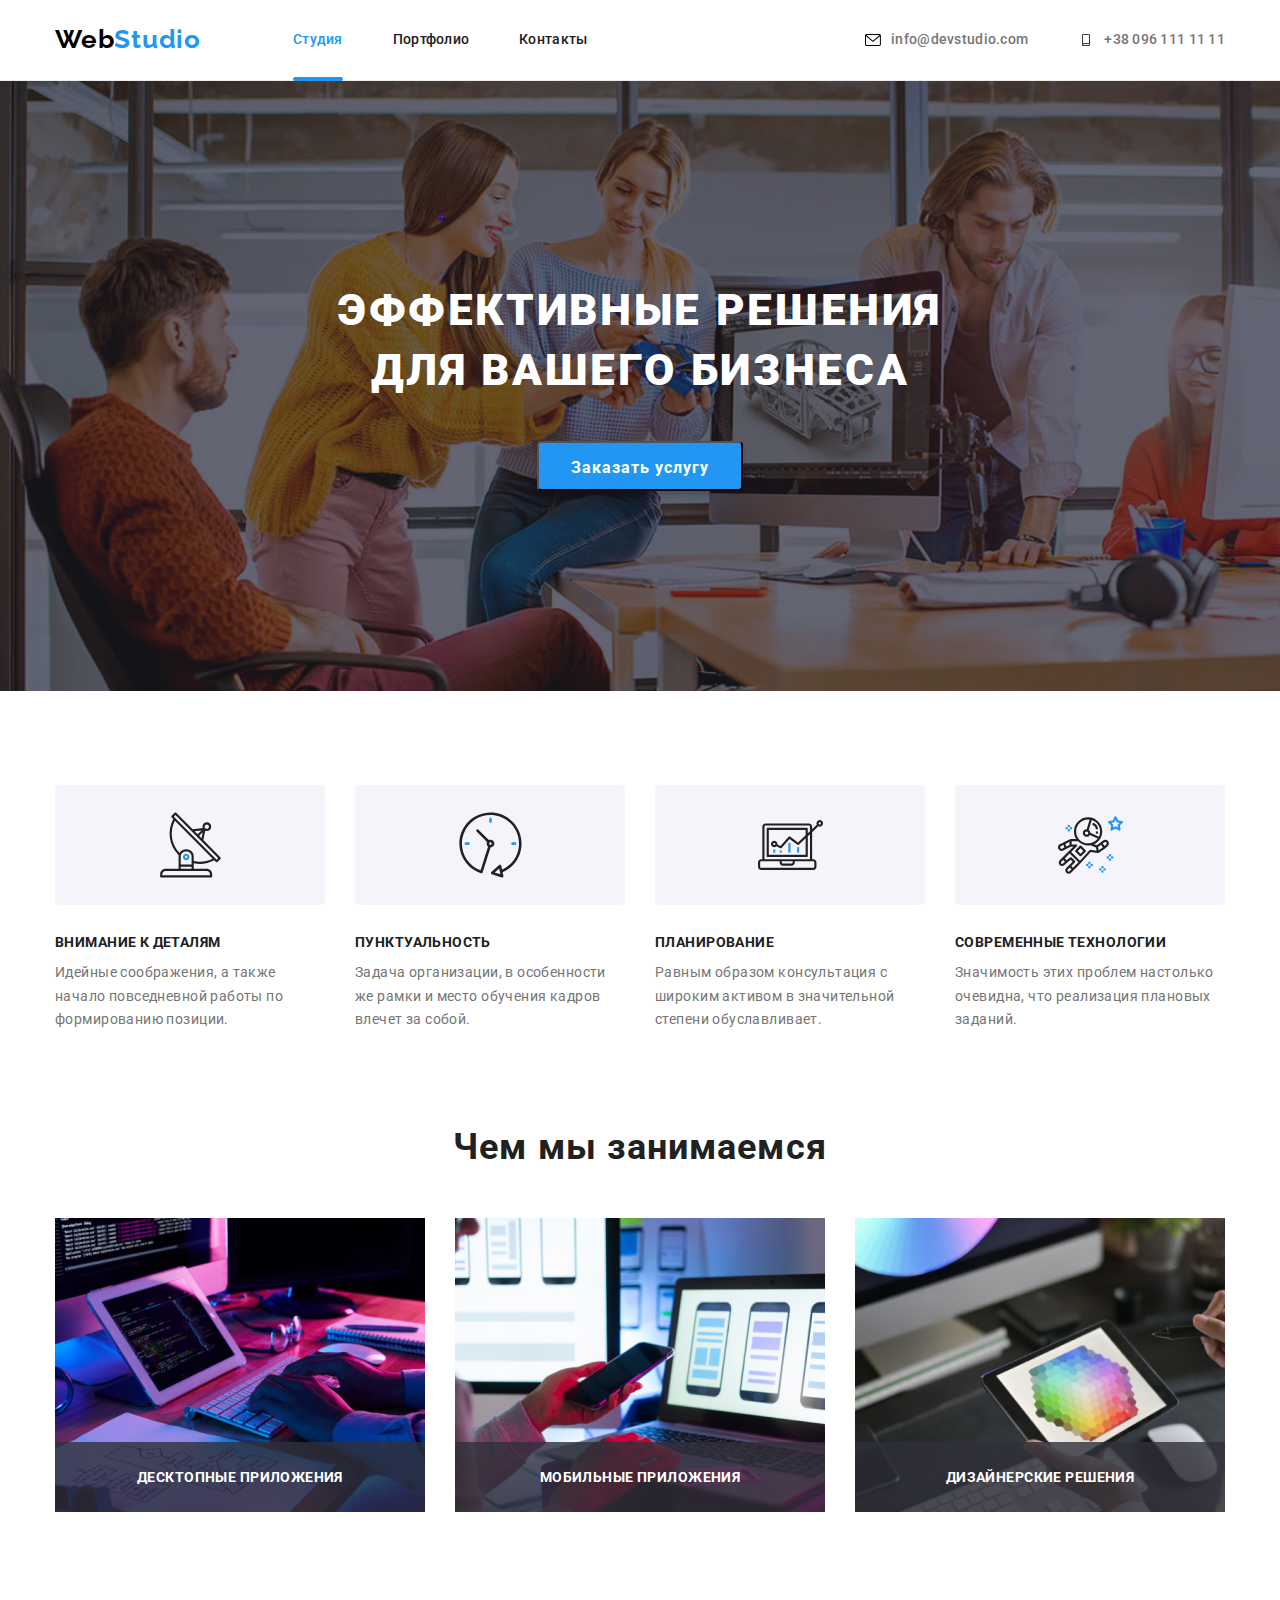
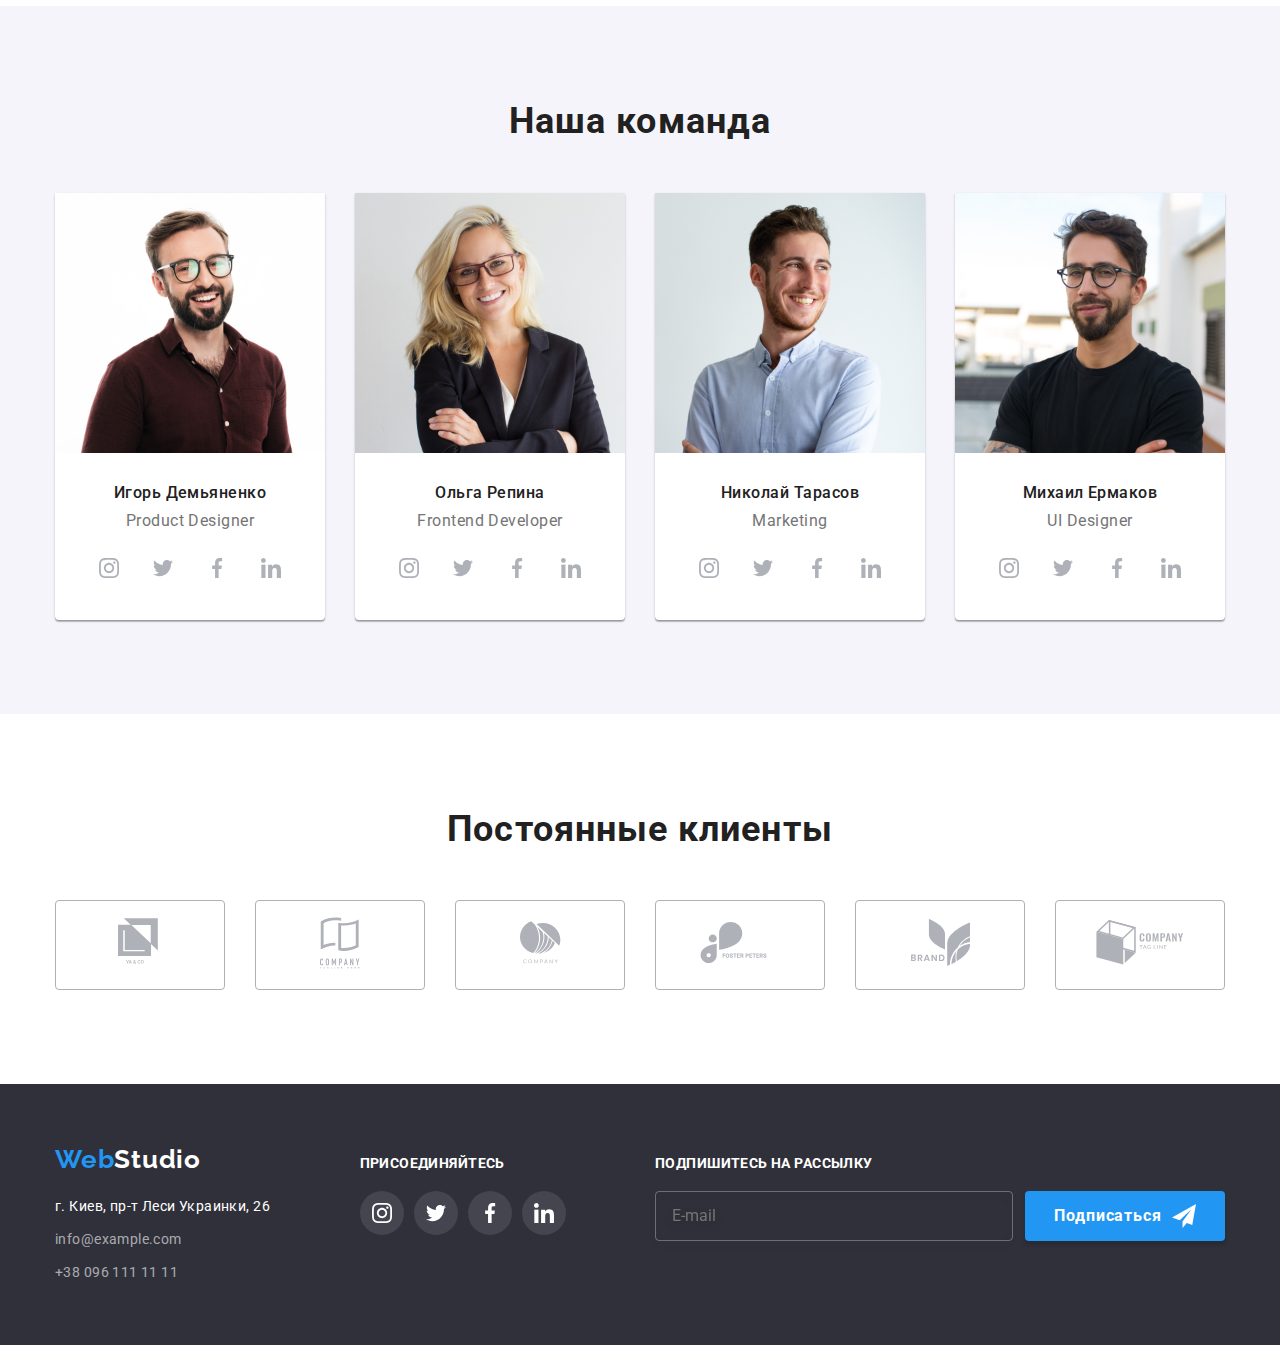
<file: index.html>
<!DOCTYPE html>
<html lang="ru">

<head>
  <meta charset="UTF-8" />
  <meta name="viewport" content="width=device-width, initial-scale=1.0" />
  <title>Web Studio</title>
  <link href="https://fonts.googleapis.com/css2?family=Raleway:wght@700&family=Roboto:wght@400;500;700;900&display=swap"
    rel="stylesheet">
  <link rel="stylesheet" href="https://cdnjs.cloudflare.com/ajax/libs/modern-normalize/1.0.0/modern-normalize.min.css">
  <link rel="stylesheet" href="css/main.min.css">
</head>

<body>

  <!--Шапка сайта-->

  <header class="header">
    <div class="container">
      <div class="header__container">
        <a class="header__webstudio" href="./index.html" aria-label="логотип">Web<span class="header__studio">Studio</span></a>

        <nav>
          <ul class="header__menu list">
            <li class="header__item"><a href="./index.html" class="header__special link">Студия</a></li>
            <li class="header__item"><a href="./portfolio.html" class="link">Портфолио</a></li>
            <li class="header__item"><a href="#Контакты" class="link">Контакты</a></li>
          </ul>
        </nav>

        <ul class="header__auth list">
          <li><a href="mailto:info@devstudio.com" class="header__auth-item header__auth-item_mail">
              <svg class="header__auth-icon" width="16px" height="12">
                <use href="./icons/sprite.svg#icon-envelope"></use>
              </svg>
              info@devstudio.com</a></li>
          <li><a href="tel:+380961111111" class="header__auth-item header__auth-item_phone">
              <svg class="header__auth-icon" width="16px" height="12">
                <use href="./icons/sprite.svg#icon-smartphone"></use>
              </svg>
              +38 096 111 11 11</a></li>
        </ul>
      </div>
    </div>
  </header>

<!-- 
  Модал
  <div data-modal class="backdrop is-hidden">
    <div class="modal">
      <button type="button" class="cls-btn" data-modal-close>
        <svg>
          <use href="./icons/sprite.svg#icon-zakaz"></use>
        </svg>
      </button>
    </div>
  </div>
   -->
  
  
  
  
  <!--Эффективные решения для вашего бизнеса-->

  
  
  
  
  <main>
    <section class="main">
      <h1 class="main__title">Эффективные решения <br /> для вашего бизнеса</h1>
      <button type="button" data-modal-open class="main__button">Заказать услугу</button>
    </section>


    <!--Список-->

    <section class="qualities">
      <div class="container">
        <ul class="qualities__list">
          <div class="qualities__list_div">
            <li class="qualities__list_item">
              <div class="qualities__svg">
                <svg class="qualities__icon" width="65px" height="70px">
                  <use href="./icons/sprite.svg#icon-antenna1"></use>
                </svg>
              </div>
              <h2 class="qualities__title">Внимание к деталям</h2>
              <p class="qualities__info">Идейные соображения, а также начало повседневной работы по формированию позиции.
              </p>
            </li>
          </div>
          <div class="qualities__list_div">
            <li class="qualities__list_item">
              <div class="qualities__svg">
                <svg class="qualities__icon" width="65px" height="70px">
                  <use href="./icons/sprite.svg#icon-clock1"></use>
                </svg>
              </div>
              <h3 class="qualities__title">Пунктуальность</h3>
              <p class="qualities__info">Задача организации, в особенности же рамки и место обучения кадров влечет за
                собой.</p>
            </li>
          </div>
          <div class="qualities__list_div">
            <li class="qualities__list_item">
              <div class="qualities__svg">
                <svg class="qualities__icon" width="65px" height="70px">
                  <use href="./icons/sprite.svg#icon-diagram1"></use>
                </svg>
              </div>
              <h3 class="qualities__title">Планирование</h3>
              <p class="qualities__info">Равным образом консультация с широким активом в значительной степени
                обуславливает.</p>
            </li>
          </div>
          <div class="qualities__list_div">
            <li class="qualities__list_item">
              <div class="qualities__svg">
                <svg class="qualities-icon" width="65px" height="70px">
                  <use href="./icons/sprite.svg#icon-astronaut1"></use>
                </svg>
              </div>
              <h3 class="qualities__title">Современные технологии</h3>
              <p class="qualities__info">Значимость этих проблем настолько очевидна, что реализация плановых заданий.</p>
            </li>
          </div>
        </ul>
      </div>
    </section>


    <!--Чем мы занимаемся-->

    <section class="addons">
      <div class="container">
        <h2 class="addons__title">Чем мы занимаемся</h2>
        <ul class="addons__list list">
          <li class="addons__item">
            <img src="./img/img1.png" alt="Photo" />
            <div class="addons__overlay">
              <h3 class="addons__overlay-title">Десктопные приложения</h3>
            </div>
          </li>
          <li class="addons__item"><img src="./img/img2.png" alt="Photo" />
            <div class="addons__overlay">
              <h3 class="addons__overlay-title">Мобильные приложения</h3>
            </div>
          </li>
          <li class="addons__item"><img src="./img/img3.png" alt="Photo" />
            <div class="addons__overlay">
              <h3 class="addons__overlay-title">Дизайнерские решения</h3>
            </div>
          </li>
        </ul>
      </div>
    </section>


    <!--Наша команда-->

    <section class="ourteam">
      <div class="container">
        <h2 class="ourteam__title-head">Наша команда</h2>
        <ul class="list">
          <li class="ourteam__list-item">
            <img class="img" src="./img/img4.jpg" alt="Photo" width="270" />
            <h3 class="ourteam__title-name">Игорь Демьяненко</h3>
            <p class="ourteam__info">Product Designer</p>
            <ul class="ourteam__social list">
              <li class="ourteam__social-item"><a href="" class="ourteam__social-link">
                  <svg class="ourteam__social-icon">
                    <use href="./icons/sprite.svg#icon-instagram2"></use>
                  </svg>
                </a>
              </li>
              <li class="ourteam__social-item"><a href="" class="ourteam__social-link">
                  <svg class="ourteam__social-icon">
                    <use href="./icons/sprite.svg#icon-twitter1"></use>
                  </svg>
                </a></li>
              <li class="ourteam__social-item"><a href="" class="ourteam__social-link">
                  <svg class="ourteam__social-icon">
                    <use href="./icons/sprite.svg#icon-facebook1"></use>
                  </svg>
                </a></li>
              <li class="ourteam__social-item"><a href="" class="ourteam__social-link">
                  <svg class="ourteam__social-icon">
                    <use href="./icons/sprite.svg#icon-linkedin1"></use>
                  </svg>
                </a></li>
            </ul>
          </li>
          <li class="ourteam__list-item">
            <img class="img" src="./img/img5.jpg" alt="Photo" width="270" />
            <h3 class="ourteam__title-name">Ольга Репина</h3>
            <p class="ourteam__info">Frontend Developer</p>
            <ul class="ourteam__social list">
              <li class="ourteam__social-item"><a href="" class="ourteam__social-link">
                  <svg class="ourteam__social-icon">
                    <use href="./icons/sprite.svg#icon-instagram2"></use>
                  </svg>
                </a></li>
              <li class="ourteam__social-item"><a href="" class="ourteam__social-link">
                  <svg class="ourteam__social-icon">
                    <use href="./icons/sprite.svg#icon-twitter1"></use>
                  </svg>
                </a></li>
              <li class="ourteam__social-item"><a href="" class="ourteam__social-link">
                  <svg class="ourteam__social-icon">
                    <use href="./icons/sprite.svg#icon-facebook1"></use>
                  </svg>
                </a></li>
              <li class="ourteam__social-item"><a href="" class="ourteam__social-link">
                  <svg class="ourteam__social-icon">
                    <use href="./icons/sprite.svg#icon-linkedin1"></use>
                  </svg>
                </a></li>
            </ul>
          </li>
          <li class="ourteam__list-item">
            <img class="img" src="./img/img6.jpg" alt="Photo" width="270" />
            <h3 class="ourteam__title-name">Николай Тарасов</h3>
            <p class="ourteam__info">Marketing</p>
            <ul class="ourteam__social list">
              <li class="ourteam__social-item"><a href="" class="ourteam__social-link">
                  <svg class="ourteam__social-icon">
                    <use href="./icons/sprite.svg#icon-instagram2"></use>
                  </svg>
                </a></li>
              <li class="ourteam__social-item"><a href="" class="ourteam__social-link">
                  <svg class="ourteam__social-icon">
                    <use href="./icons/sprite.svg#icon-twitter1"></use>
                  </svg>
                </a></li>
              <li class="ourteam__social-item"><a href="" class="ourteam__social-link">
                  <svg class="ourteam__social-icon">
                    <use href="./icons/sprite.svg#icon-facebook1"></use>
                  </svg>
                </a></li>
              <li class="ourteam__social-item"><a href="" class="ourteam__social-link">
                  <svg class="ourteam__social-icon">
                    <use href="./icons/sprite.svg#icon-linkedin1"></use>
                  </svg>
                </a></li>
            </ul>
          </li>
          <li class="ourteam__list-item">
            <img class="img" src="./img/img7.jpg" alt="Photo" width="270" />
            <h3 class="ourteam__title-name">Михаил Ермаков</h3>
            <p class="ourteam__info">UI Designer</p>
            <ul class="ourteam_social list">
              <li class="ourteam__social-item"><a href="" class="ourteam__social-link">
                  <svg class="ourteam__social-icon">
                    <use href="./icons/sprite.svg#icon-instagram2"></use>
                  </svg>
                </a></li>
              <li class="ourteam__social-item"><a href="" class="ourteam__social-link">
                  <svg class="ourteam__social-icon">
                    <use href="./icons/sprite.svg#icon-twitter1"></use>
                  </svg>
                </a></li>
              <li class="ourteam__social-item"><a href="" class="ourteam__social-link">
                  <svg class="ourteam__social-icon">
                    <use href="./icons/sprite.svg#icon-facebook1"></use>
                  </svg>
                </a></li>
              <li class="ourteam__social-item"><a href="" class="ourteam__social-link">
                  <svg class="ourteam__social-icon">
                    <use href="./icons/sprite.svg#icon-linkedin1"></use>
                  </svg>
                </a></li>
            </ul>
          </li>
        </ul>
      </div>
    </section>

    <!--Постоянные клиенты-->

    <section class="clients">
      <div class="container">
        <h2 class="clients-title">Постоянные клиенты</h2>
        <ul class="clients__list">
          <li class="clients__list-item">
            <a href="">
              <svg class="clients__list-icon" width="44px" height="49px">
                <use href="./icons/sprite.svg#icon-logo1"></use>
              </svg>
            </a>
          </li>
          <li class="clients__list-item">
            <a href="">
              <svg class="clients__list-icon" width="40px" height="52px">
                <use href="./icons/sprite.svg#icon-logo2"></use>
              </svg>
            </a>
          </li>
          <li class="clients__list-item">
            <a href="">
              <svg class="clients__list-icon" width="41px" height="43px">
                <use href="./icons/sprite.svg#icon-logo3"></use>
              </svg>
            </a>
          </li>
          <li class="clients__list-item">
            <a href="">
              <svg class="clients__list-icon" width="80px" height="42px">
                <use href="./icons/sprite.svg#icon-logo4"></use>
              </svg>
            </a>
          </li>
          <li class="clients__list-item">
            <a href="">
              <svg class="clients__list-icon" width="59px" height="47px">
                <use href="./icons/sprite.svg#icon-logo5"></use>
              </svg>
            </a>
          </li>
          <li class="clients__list-item">
            <a href="">
              <svg class="clients__list-icon" width="88px" height="45px">
                <use href="./icons/sprite.svg#icon-logo6"></use>
              </svg>
            </a>
          </li>
        </ul>
      </div>
    </section>
  </main>

  <!--Підвал-->

  <footer class="footer">
    <div class="footer__container container">

      <div class="contacts">
        <a href="./index.html" class="contacts__webstudio">Web<span class="contacts__logo">Studio</span></a>
        <address class="contacts__adress">
          <p class="contacts__street">г. Киев, пр-т Леси Украинки, 26</p>
          <p class="contacts__mail"><a href="mailto:info@example.com" class="contacts__info">info@example.com</a></p>
          <p><a href="tel:+380961111111" class="contacts__info">+38 096 111 11 11</a></p>
        </address>
      </div>
      
      
      
      <div class="join">
        <h3 class="footer__title">Присоединяйтесь</h3>
        <ul class="join__list list">
          <li class="join__item">
            <a href="" class="join__link">
              <svg class="join__icon">
                <use href="./icons/sprite.svg#icon-instagram2"></use>
              </svg>
            </a>
          </li>
          <li class="join___item">
            <a href="" class="join__link">
              <svg class="join__icon">
                <use href="./icons/sprite.svg#icon-twitter1"></use>
              </svg>
            </a>
          </li>
          <li class="join__item">
            <a href="" class="join__link">
              <svg class="join__icon">
                <use href="./icons/sprite.svg#icon-facebook1"></use>
              </svg>
            </a>
          </li>
          <li class="join__item">
            <a href="" class="join__link">
              <svg class="join__icon">
                <use href="./icons/sprite.svg#icon-linkedin1"></use>
              </svg>
            </a>
          </li>
        </ul>
      </div>
      <!-- 3 СЕКЦІЯ -->
      <div class="subscribe">
        <h3 class="footer__title">Подпишитесь на рассылку</h3>
        <form action="#" class="subscribe__form">
          <input type="email" class="subscribe__input" name="subscribe__email" placeholder="E-mail">
          <button type="submit" class="subscribe__btn">Подписаться
            <svg class="subscribe__icon-send" width="24" height="24">
              <use href="./icons/sprite.svg#icon-icon-send"></use>
            </svg>
          </button>
        </form>
      </div>
    </div>
  </footer>

 
  <!-- backdrop -->
  <div class="backdrop is-hidden" data-modal>
    <div class="modal">
      <button type="button"  class="modal__close" data-modal-close>
        <svg class="modal__close-icon" width="18px" height="18px">
          <use href="./icons/sprite.svg#icon-close-modal"></use>
        </svg>
      </button>
      <h3 class="modal__title">Оставьте свои данные, мы вам перезвоним</h3>
      <form action="" class="modal__form">
        
        <div class="modal__form-field">
          <label class="modal__label" for="user-name">Имя</label>
          <input type="text" name="user-name" id="user-name" class="modal__input">
          <svg class="modal__icon" width="18px" height="18px">
            <use href="./icons/sprite.svg#icon-person-black"></use>
          </svg>
        </div>

        <div class="modal__form-field">
          <label class="modal__label" for="user-phone">Телефон</label>
          <input type="tel" name="user-phone" id="user-phone" class="modal__input">
          <svg class="modal__icon" width="18px" height="18px">
            <use href="./icons/sprite.svg#icon-phone-black"></use>
          </svg>
         
          
        </div>
        <div class="modal__form-field">
          <label class="modal__label" for="user-mail">Почта</label>
          <input type="tel" name="user-mail" id="user-mail" class="modal__input">
          <svg class="modal__icon" width="18px" height="18px">
            <use href="./icons/sprite.svg#icon-email-black"></use>
          </svg>
        </div>

        <div class="modal__form-field">
          <label class="modal__label" for="user-message">Коментарий</label>
          <textarea name="user-message" id="user-message" class="modal__textarea"></textarea>
            

        </div>
        <div class="modal__policy-field">
        
          <input type="checkbox" name="user-policy" id="user-policy" class="modal__checkbox visually-hidden">
          <label for="user-policy" class="modal__label-policy"><span>Соглашаюсь с рассылкой и принимаю <a href="#"> Условия договора</a></span></label>

          <button type="submit" class="modal__btn">Отправить</button>
        </div>
      </form>
    </div>
  </div>
  <script src="./js/modal.js"></script>
</body>

</html>
</file>
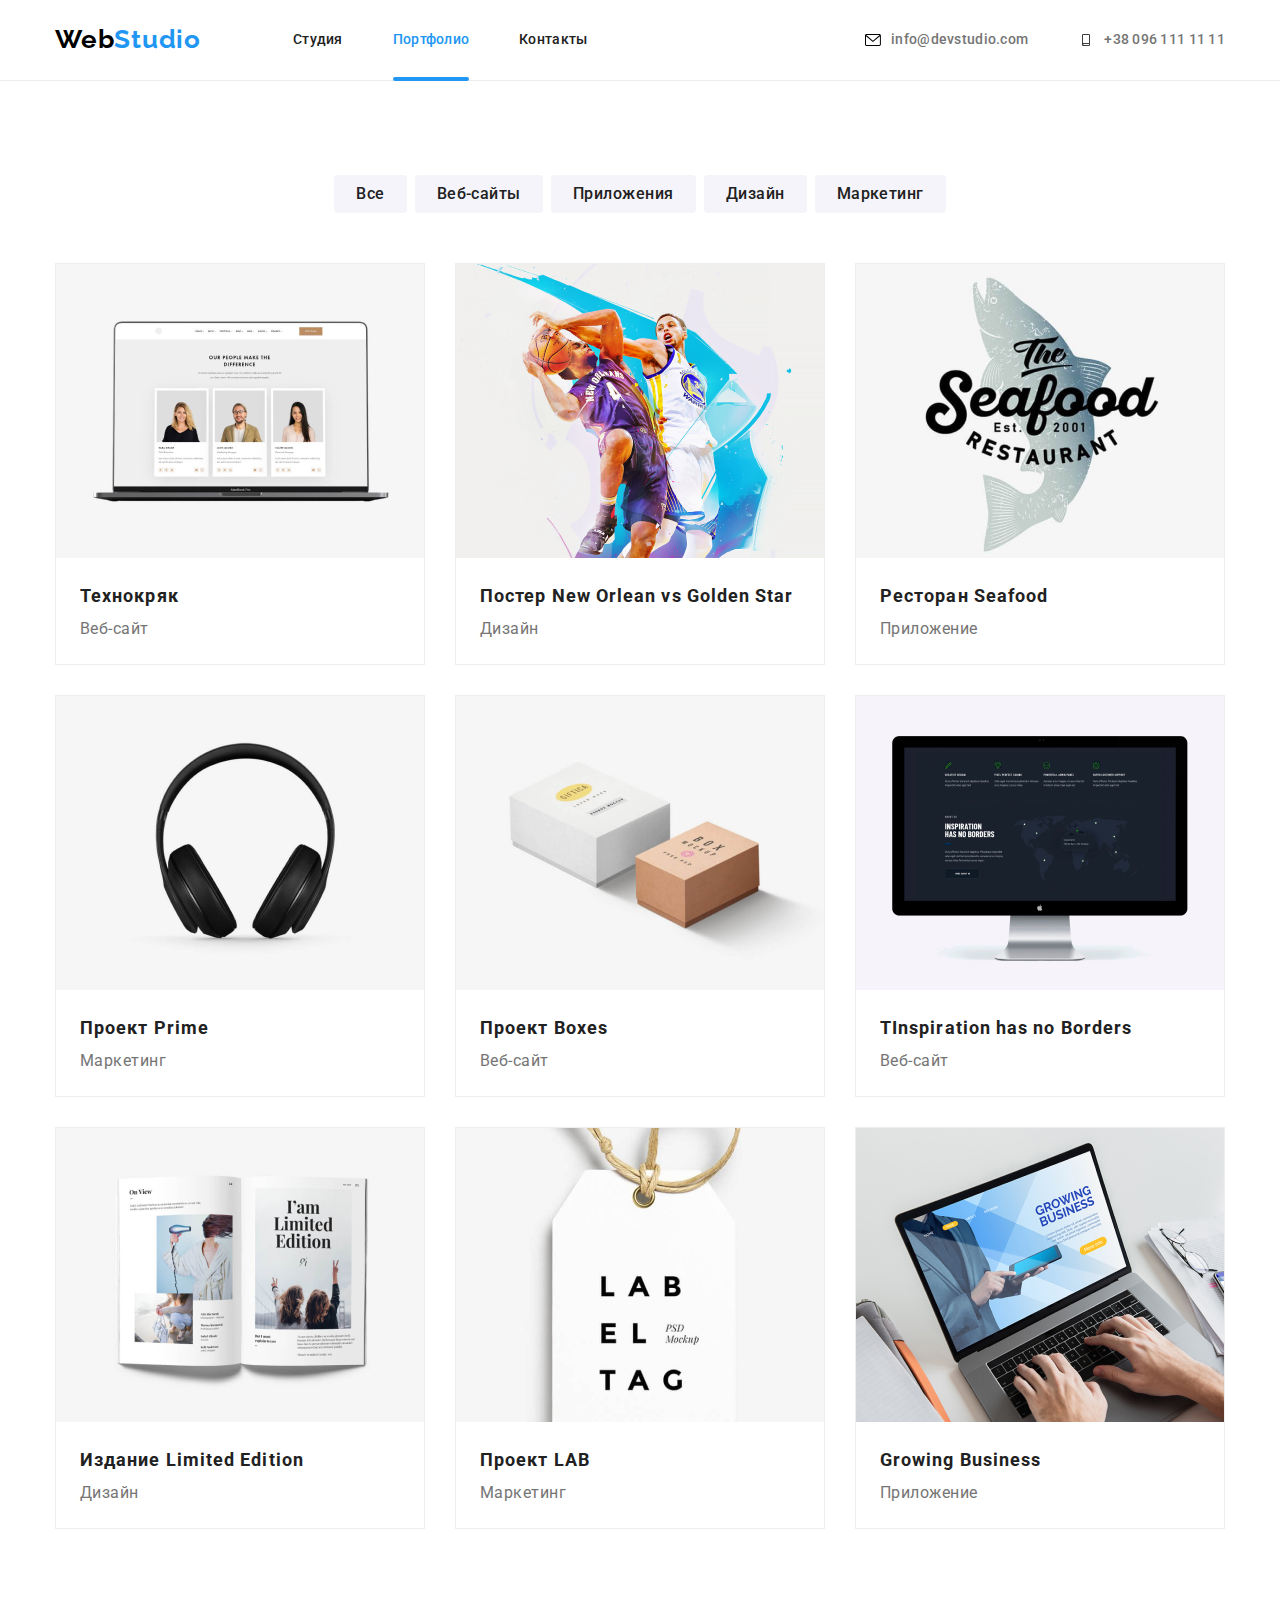
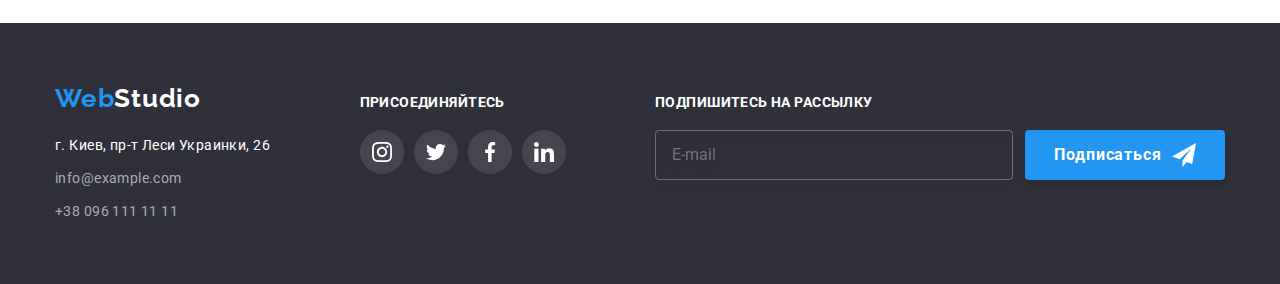
<file: portfolio.html>
<!DOCTYPE html>
<html lang="ru">

<head>
  <meta charset="UTF-8" />
  <meta name="viewport" content="width=device-width, initial-scale=1.0" />
  <title>Портфолио</title>
  <link href="https://fonts.googleapis.com/css2?family=Raleway:wght@700&family=Roboto:wght@400;500;700;900&display=swap"
    rel="stylesheet">
  <link rel="stylesheet" href="https://cdnjs.cloudflare.com/ajax/libs/modern-normalize/1.0.0/modern-normalize.min.css">
  <link rel="stylesheet" href="./css/main.min.css">
</head>

<body>

  <!--Шапка сайта-->

  <header class="header">
    <div class="container">
      <div class="header__container">
        <a class="header__webstudio" href="./index.html" aria-label="логотип">Web<span
            class="header__studio">Studio</span></a>
  
        <nav>
          <ul class="header__menu list">
            <li class="header__item"><a href="./index.html" class=" link">Студия</a></li>
            <li class="header__item"><a href="./portfolio.html" class="header__special link">Портфолио</a></li>
            <li class="header__item"><a href="#Контакты" class="link">Контакты</a></li>
          </ul>
        </nav>
  
        <ul class="header__auth list">
          <li><a href="mailto:info@devstudio.com" class="header__auth-item header__auth-item_mail">
              <svg class="header__auth-icon" width="16px" height="12">
                <use href="./icons/sprite.svg#icon-envelope"></use>
              </svg>
              info@devstudio.com</a></li>
          <li><a href="tel:+380961111111" class="header__auth-item header__auth-item_phone">
              <svg class="header__auth-icon" width="16px" height="12">
                <use href="./icons/sprite.svg#icon-smartphone"></use>
              </svg>
              +38 096 111 11 11</a></li>
        </ul>
      </div>
    </div>
  </header>

  <main>
    <!--Меню кнопок-->
    <section class="button">
      <div class="container">
        <ul class="button__list list">
          <li class="button__item"><button type="button" class="button__btn">Все</button></li>
          <li class="button__item"><button type="button" class="button__btn">Веб-сайты</button></li>
          <li class="button__item"><button type="button" class="button__btn">Приложения</button></li>
          <li class="button__item"><button type="button" class="button__btn">Дизайн</button></li>
          <li class="button__item"><button type="button" class="button__btn">Маркетинг</button></li>
        </ul>


        <!--Проекти-->

        <div class="projects">
          <ul class="projects__list">
            <li class="project__item">
              <div class="projects__overlay">
                <img class="img" src="./img/img8.png" alt="Photo" width="370">
                <p class="project__paragraph">Технокряк это современная площадка распространения коронавируса. Компании используют эту
                  платформу для цифрового
                  шпионажа и атак на защищённые сервера конкурентов.</p>
              </div>
              <div class="project__info">
                <h3 class="project__info-title">Технокряк</h3>
                <p class="project__info-section">Веб-сайт</p>
              </div>
            </li>
            <li class="project__item">
              <div class="projects__overlay">
                <img class="img" src="./img/img9.png" alt="Photo" width="370">
                <p class="project__paragraph">Технокряк это современная площадка распространения коронавируса. Компании используют эту
                  платформу для цифрового
                  шпионажа и атак на защищённые сервера конкурентов.</p>
              </div>
              <div class="project__info">
                <h3 class="project__info-title">Постер New Orlean vs Golden Star</h3>
                <p class="project__info-section">Дизайн</p>
              </div>
            </li>
            <li class="project__item">
              <div class="projects__overlay">
                <img class="img" src="./img/img10.png" alt="Photo" width="370">
                <p class="project__paragraph">Технокряк это современная площадка распространения коронавируса. Компании используют эту
                  платформу для цифрового
                  шпионажа и атак на защищённые сервера конкурентов.</p>
              </div>
              <div class="project__info">
                <h3 class="project__info-title">Ресторан Seafood</h3>
                <p class="project__info-section">Приложение</p>
              </div>
            </li>
            <li class="project__item">
              <div class="projects__overlay">
                <img class="img" src="./img/img11.png" alt="Photo" width="370">
                <p class="project__paragraph">Технокряк это современная площадка распространения коронавируса. Компании используют эту
                  платформу для цифрового
                  шпионажа и атак на защищённые сервера конкурентов.</p>
              </div>
              <div class="project__info">
                <h3 class="project__info-title">Проект Prime</h3>
                <p class="project__info-section">Маркетинг</p>
              </div>
            </li>
            <li class="project__item">
              <div class="projects__overlay">
                <img class="img" src="./img/img12.png" alt="Photo" width="370">
                <p class="project__paragraph">Технокряк это современная площадка распространения коронавируса. Компании используют эту
                  платформу для цифрового
                  шпионажа и атак на защищённые сервера конкурентов.</p>
              </div>
              <div class="project__info">
                <h3 class="project__info-title">Проект Boxes</h3>
                <p class="project__info-section">Веб-сайт</p>
              </div>
            </li>
            <li class="project__item">
              <div class="projects__overlay">
                <img class="img" src="./img/img13.png" alt="Photo" width="370">
                <p class="project__paragraph">Технокряк это современная площадка распространения коронавируса. Компании используют эту
                  платформу для цифрового
                  шпионажа и атак на защищённые сервера конкурентов.</p>
              </div>
              <div class="project__info">
                <h3 class="project__info-title">ТInspiration has no Borders</h3>
                <p class="project__info-section">Веб-сайт</p>
              </div>
            </li>
            <li class="project__item">
              <div class="projects__overlay">
                <img class="img" src="./img/img14.png" alt="Photo" width="370">
                <p class="project__paragraph">Технокряк это современная площадка распространения коронавируса. Компании используют эту
                  платформу для цифрового
                  шпионажа и атак на защищённые сервера конкурентов.</p>
              </div>
              <div class="project__info">
                <h3 class="project__info-title">Издание Limited Edition</h3>
                <p class="project__info-section">Дизайн</p>
              </div>
            </li>
            <li class="project__item">
              <div class="projects__overlay">
                <img class="img" src="./img/img15.png" alt="Photo" width="370">
                <p class="project__paragraph">Технокряк это современная площадка распространения коронавируса. Компании используют эту
                  платформу для цифрового
                  шпионажа и атак на защищённые сервера конкурентов.</p>
              </div>
              <div class="project__info">
                <h3 class="project__info-title">Проект LAB</h3>
                <p class="project__info-section">Маркетинг</p>
              </div>
            </li>
            <li class="project__item">
              <div class="projects__overlay">
                <img class="img" src="./img/img16.png" alt="Photo" width="370">
                <p class="project__paragraph">Технокряк это современная площадка распространения коронавируса. Компании используют эту
                  платформу для цифрового
                  шпионажа и атак на защищённые сервера конкурентов.</p>
              </div>
              <div class="project__info">
                <h3 class="project__info-title">Growing Business</h3>
                <p class="project__info-section">Приложение</p>
              </div>
            </li>
          </ul>
        </div>

      </div>
    </section>
  </main>

  <!--Підвал-->
  <footer class="footer">
    <div class="footer__container container">
    
      <div class="contacts">
        <a href="./index.html" class="contacts__webstudio">Web<span class="contacts__logo">Studio</span></a>
        <address class="contacts__adress">
          <p class="contacts__street">г. Киев, пр-т Леси Украинки, 26</p>
          <p class="contacts__mail"><a href="mailto:info@example.com" class="contacts__info">info@example.com</a></p>
          <p><a href="tel:+380961111111" class="contacts__info">+38 096 111 11 11</a></p>
        </address>
      </div>
    
    
    
      <div class="join">
        <h3 class="footer__title">Присоединяйтесь</h3>
        <ul class="join__list list">
          <li class="join__item">
            <a href="" class="join__link">
              <svg class="join__icon">
                <use href="./icons/sprite.svg#icon-instagram2"></use>
              </svg>
            </a>
          </li>
          <li class="join___item">
            <a href="" class="join__link">
              <svg class="join__icon">
                <use href="./icons/sprite.svg#icon-twitter1"></use>
              </svg>
            </a>
          </li>
          <li class="join__item">
            <a href="" class="join__link">
              <svg class="join__icon">
                <use href="./icons/sprite.svg#icon-facebook1"></use>
              </svg>
            </a>
          </li>
          <li class="join__item">
            <a href="" class="join__link">
              <svg class="join__icon">
                <use href="./icons/sprite.svg#icon-linkedin1"></use>
              </svg>
            </a>
          </li>
        </ul>
      </div>
      <!-- 3 СЕКЦІЯ -->
      <div class="subscribe">
        <h3 class="footer__title">Подпишитесь на рассылку</h3>
        <form action="#" class="subscribe__form">
          <input type="email" class="subscribe__input" name="subscribe__email" placeholder="E-mail">
          <button type="submit" class="subscribe__btn">Подписаться
            <svg class="subscribe__icon-send" width="24" height="24">
              <use href="./icons/sprite.svg#icon-icon-send"></use>
            </svg>
          </button>
        </form>
      </div>
    </div>
  </footer>
</body>

</html>
</file>
<file: css/main.min.css>
.container{width:1200px;padding-right:15px;padding-left:15px;margin:0 auto}.list{list-style:none}html{box-sizing:border-box}*{margin:0;padding:0}*,*::before,*::after{box-sizing:inherit}img{display:block}body{background-color:#ffffff;color:#757575;font-family:"Roboto", sans-serif;letter-spacing:0.03em}.header{border-bottom:1px solid #ececec}.header__webstudio{width:145px;height:31px;color:#000000;text-decoration:none;font-family:"Raleway", sans-serif;font-style:normal;font-weight:bold;font-size:26px;line-height:1.19;letter-spacing:0.03em;margin-right:93px}.header__studio{color:#2196f3}.header__menu{display:flex;max-width:294px}.header__menu .link{font-style:normal;font-weight:500;font-size:14px;line-height:1.14;letter-spacing:0.02em;color:#212121;text-decoration:none;position:relative;display:block;padding-top:32px;padding-bottom:32px}.header__menu .header__special{color:#2196f3}.header__menu .link:hover,.header__menu .link:focus{color:#2196f3;transition:250ms cubic-bezier(0.4, 0, 0.2, 1)}.header__menu .link::after{content:"";position:absolute;display:block;left:0;bottom:-1px;width:100%;height:4px;background:#2196f3;border-radius:2px;transform:scaleX(0);transition:250ms cubic-bezier(0.4, 0, 0.2, 1)}.header__special .link::after{content:"";position:absolute;display:block;left:0;bottom:-1px;width:100%;height:4px;background:#2196f3;border-radius:2px;transform:scaleX(1)}.header__menu .header__special::after{content:"";position:absolute;display:block;left:0;bottom:-1px;width:100%;height:4px;background:#2196f3;border-radius:2px;transform:scaleX(1)}.header__menu .link:hover::after,.header__menu .link:focus::after{transform:scaleX(1)}.header__item:not(:last-child){margin-right:50px}.header__auth-item{color:var(--primary-text-color);text-decoration:none;font-weight:500;font-size:14px;line-height:1.14;letter-spacing:0.02em}.header__auth-item:hover,.header__auth-item:focus{color:#2196f3;transition:250ms cubic-bezier(0.4, 0, 0.2, 1)}.header__container{display:flex;align-items:flex-start;align-items:center}.header__menu{display:flex;max-width:294px}.header__auth{display:flex;margin-left:auto}.header__auth-item{display:flex;justify-content:center;align-items:center}.header__auth-icon{margin-right:10px;fill:var(--primary-text-color)}.header__auth-item:hover .header__auth-icon{fill:#2196f3}.header__auth-item_phone{margin-left:50px}.addons{padding-top:47px;padding-bottom:94px}.addons__title{font-style:normal;font-weight:bold;font-size:36px;line-height:1.17;text-align:center;letter-spacing:0.03em;margin-bottom:50px;color:#212121}.addons__list{display:flex;justify-content:center;font-size:0}.addons__item{display:block;width:370px;position:relative}.addons__item:not(:last-child){margin-right:30px}.addons__overlay{position:absolute;bottom:0;left:0;width:370px;height:70px;background:rgba(47,48,58,0.8);padding-top:27px;padding-bottom:27px}.addons__overlay-title{font-style:normal;font-weight:bold;font-size:14px;line-height:16px;text-align:center;letter-spacing:0.03em;text-transform:uppercase;color:#ffffff}.backdrop{position:fixed;top:0;left:0;width:100%;height:100%;background:rgba(0,0,0,0.2);transition:all 1000ms linear}.button{padding-top:94px;padding-bottom:94px}.button__btn{padding:6px 22px;background:#f5f4fa;border-radius:4px;font-style:normal;font-weight:500;font-size:16px;line-height:26px;color:#212121;text-align:center;letter-spacing:0.03em;border:none}.button__btn:hover,.button__btn:focus{background:#2196f3;box-shadow:0px 3px 1px rgba(0,0,0,0.1),0px 1px 2px rgba(0,0,0,0.08),0px 2px 2px rgba(0,0,0,0.12);border-radius:4px;transition:250ms cubic-bezier(0.4, 0, 0.2, 1)}.button__btn:hover,.button__btn:focus{color:#fff;transition:250ms cubic-bezier(0.4, 0, 0.2, 1)}.button__list{display:flex;justify-content:center;margin-bottom:50px}.button__item:not(:last-child){margin-right:8px}.clients{padding-bottom:94px;padding-top:94px}.clients-title{font-style:normal;font-weight:bold;font-size:36px;line-height:42px;text-align:center;letter-spacing:0.03em;color:#212121;margin-bottom:50px}.clients__list{display:flex;justify-content:space-between}.clients__list-item{width:170px;height:90px;border:1px solid #afb1b8;box-sizing:border-box;border-radius:4px;display:flex;justify-content:center;align-items:center}.clients__list-item:hover,.clients__list-item:focus{border-color:#2196f3}.clients__list-icon{fill:#afb1b8}.clients__list-item:hover .clients__list-icon{fill:#2196f3;transition:250ms cubic-bezier(0.4, 0, 0.2, 1)}.clients__list-item:focus .clients__list-icon{fill:#2196f3;transition:250ms cubic-bezier(0.4, 0, 0.2, 1)}.contacts__webstudio{display:inline-block;font-family:"Raleway", sans-serif;font-style:normal;font-weight:bold;font-size:26px;line-height:1.19;letter-spacing:0.03em;color:#2196f3;text-decoration:none;margin-bottom:20px}.contacts__logo{color:#fff}.contacts__street{display:inline-block;font-style:normal;font-weight:normal;font-size:14px;line-height:1.71;letter-spacing:0.03em;color:#fff;margin-bottom:9px}.contacts__info{display:inline-block;font-style:normal;font-weight:normal;font-size:14px;line-height:1.71;text-decoration:none;letter-spacing:0.03em;color:rgba(255,255,255,0.6)}.contacts__mail{display:inline-block;margin-bottom:9px}.contacts__adress{display:flex;flex-direction:column}.footer{background:#2f303a;padding-bottom:60px;padding-top:60px}.footer__title{font-style:normal;font-weight:bold;font-size:14px;line-height:16px;letter-spacing:0.03em;text-transform:uppercase;color:#fff;margin-bottom:20px}.footer__container{display:flex;justify-content:space-between;align-items:baseline}.join{width:206px}.join__list{display:flex;justify-content:space-between}.join__link{width:44px;height:44px;background:rgba(255,255,255,0.1);border-radius:50%;display:flex;justify-content:center;align-items:center}.join__link:hover,.join__link:hover{background-color:#2196f3;transition:250ms cubic-bezier(0.4, 0, 0.2, 1)}.join__icon{fill:#ffffff;width:20px;height:20px}.main{background-image:linear-gradient(rgba(47,48,58,0.4), rgba(47,48,58,0.4)),url("../icons/Imghero.jpg");background-size:cover;background-repeat:no-repeat;text-align:center;padding-bottom:200px;padding-top:200px}.main__title{font-size:44px;font-style:normal;font-weight:900;line-height:1.36;letter-spacing:0.06em;text-transform:uppercase;color:#fff;margin-bottom:40px}.main__button{display:inline-block;min-width:200px;height:50px;padding:10px 32px;font-style:normal;font-weight:bold;font-size:16px;line-height:1.875;text-align:center;letter-spacing:0.06em;color:#fff;background:#2196f3;box-shadow:0px 4px 4px rgba(0,0,0,0.15);border-radius:4px}.modal{width:528px;background:#ffffff;box-shadow:0px 1px 3px rgba(0,0,0,0.12),0px 1px 1px rgba(0,0,0,0.14),0px 2px 1px rgba(0,0,0,0.2);border-radius:4px;position:absolute;top:50%;left:50%;transform:translate(-50%, -50%);padding-left:40px;padding-right:40px;padding-top:40px;padding-bottom:40px}.modal__close{width:30px;height:30px;border-radius:50%;background:#ffffff;border:1px solid rgba(0,0,0,0.1);position:absolute;cursor:pointer;top:8px;right:8px;display:flex;justify-content:center;align-items:center}.modal__close:hover,.modal__close:focus{fill:#2196f3;transition:250ms cubic-bezier(0.4, 0, 0.2, 1)}.modal__form-field{position:relative;margin-bottom:28px;width:448px}.modal__form{display:flex;flex-direction:column;align-items:center}.modal__input{width:100%;height:40px;left:576px;top:382px;border:1px solid rgba(33,33,33,0.2);border-radius:4px;padding-left:42px}.modal__input:focus,.modal__input:hover,.modal__textarea:focus,.modal__textarea:hover{outline:none;border-color:#2196f3}.modal__input:hover+.modal__icon,.modal__input:focus+.modal__icon{fill:#2196f3}.modal__textarea{width:100%;height:120px;border:1px solid rgba(33,33,33,0.2);box-sizing:border-box;border-radius:4px;resize:none;padding:12px 16px}.modal__icon{width:18px;height:18px;position:absolute;top:50%;left:12px;transform:translateY(-50%)}.modal__label{position:absolute;top:-18px;left:0;font-style:normal;font-weight:normal;font-size:12px;line-height:14px;letter-spacing:0.01em;color:#757575}.modal__title{margin-bottom:30px;font-weight:bold;font-size:20px;line-height:23px;text-align:center;letter-spacing:0.03em;color:#212121}.modal__label-policy{font-style:normal;font-weight:normal;font-size:14px;line-height:24px;letter-spacing:0.03em;color:#757575;padding-bottom:30px;text-align:right;display:flex;align-items:center;justify-content:center}.modal__label-policy::before{content:"";display:block;height:15px;width:16px;border:1px solid black;margin-right:8px}.modal__checkbox:checked+.modal__label-policy::before{background-image:url("../icons/icon-check.png");border:none}.modal__btn{width:200px;height:50px;background:#2196f3;box-shadow:0px 4px 4px rgba(0,0,0,0.15);border-radius:4px;font-style:normal;font-weight:bold;font-size:16px;line-height:30px;border:none;color:#ffffff}.modal__policy-field{display:flex;flex-wrap:wrap;justify-content:center}.modal__btn:focus{background-color:#188ce8}.visually-hidden{position:absolute !important;clip:rect(1px 1px 1px 1px);clip:rect(1px, 1px, 1px, 1px);padding:0 !important;border:0 !important;height:1px !important;width:1px !important;overflow:hidden}.is-hidden{opacity:0;visibility:hidden;pointer-events:none}.ourteam__title-head{font-style:normal;font-weight:bold;font-size:36px;line-height:1.17;text-align:center;letter-spacing:0.03em;margin-bottom:50px;color:#212121}.ourteam__title-name{font-weight:500;font-size:16px;line-height:19px;text-align:center;letter-spacing:0.03em;margin-bottom:10px;color:#212121}.ourteam__info{text-align:center;margin-bottom:16px}.ourteam{background:#f5f4fa;padding-bottom:94px;padding-top:94px}.ourteam .img{margin-bottom:30px}.ourteam .list{display:flex;justify-content:center}.ourteam__list-item{display:block;width:370px;background:#ffffff;box-shadow:0px 1px 3px rgba(0,0,0,0.12),0px 1px 1px rgba(0,0,0,0.14),0px 2px 1px rgba(0,0,0,0.2);border-radius:0px 0px 4px 4px;padding-bottom:30px}.ourteam__list-item:not(:last-child){margin-right:30px}.ourteam__social{display:flex;justify-content:space-between}.ourteam__social-item:not(:last-child){margin-right:10px}.ourteam__social-link{width:44px;height:44px;background-color:#ffffff;border-radius:50%;display:flex;justify-content:center;align-items:center}.ourteam__social-icon{width:20px;height:20px}.ourteam__social-link:hover,.ourteam__social-link:focus{background-color:#2196f3;transition:250ms cubic-bezier(0.4, 0, 0.2, 1)}.ourteam__social-link:hover .ourteam__social-icon,.ourteam__social-link:focus .ourteam__social-icon{fill:#fff;transition:250ms cubic-bezier(0.4, 0, 0.2, 1)}.ourteam__social-icon{fill:#afb1b8}.project__info-title{font-style:normal;font-weight:bold;font-size:18px;line-height:36px;color:#212121;letter-spacing:0.06em}.project__info{font-style:normal;font-weight:normal;font-size:16px;line-height:30px;color:var(--main-text-color);letter-spacing:0.03em}.projects__list{display:flex;flex-wrap:wrap;justify-content:space-between}.project__item{display:block;width:370px;background:#ffffff;border:1px solid #eeeeee;box-sizing:border-box}.project__item:hover,.project__item:focus{background:#ffffff;border:1px solid #eeeeee;box-sizing:border-box;box-shadow:0px 1px 1px rgba(0,0,0,0.12),0px 4px 4px rgba(0,0,0,0.06),1px 4px 6px rgba(0,0,0,0.16)}.project__item:not(:nth-child(n+7)){margin-bottom:30px}.project__info{margin:0 24px;padding-bottom:20px;padding-top:20px}.projects__overlay{position:relative;overflow:hidden}.project__paragraph{font-style:normal;font-weight:normal;font-size:18px;line-height:28px;letter-spacing:0.03em;color:#ffffff;position:absolute;top:0;left:0;width:100%;height:100%;transform:translateY(100%);transition:transform 250ms ease;background-color:rgba(33,150,243,0.9);padding:63px 24px}.project__item:hover .project__paragraph,.project__item:focus .project__paragraph{transform:translateY(0);transition:250ms cubic-bezier(0.4, 0, 0.2, 1)}.qualities{padding-top:94px;padding-bottom:47px}.qualities__list{display:flex;justify-content:space-between}.qualities__list_item{width:270px;display:flex;flex-direction:column}.qualities__list_item:not(:last-child){margin-right:30px}.qualities__title{margin-bottom:50px;color:#212121}.qualities__info{color:#757575}.qualities .qualities__title{margin-bottom:10px;font-style:normal;font-weight:bold;font-size:14px;line-height:1.14;letter-spacing:0.03em;text-transform:uppercase}.qualities__info{font-style:normal;font-weight:normal;font-size:14px;line-height:1.71;letter-spacing:0.03em}.qualities__svg{height:120px;width:270px;border-radius:4px;margin-bottom:30px;display:flex;justify-content:center;align-items:center;background-color:#f5f4fa}.subscribe__form{display:flex;justify-content:center;align-items:center}.subscribe__input{width:358px;height:50px;border:1px solid rgba(255,255,255,0.3);box-sizing:border-box;filter:drop-shadow(0px 4px 4px rgba(0,0,0,0.15));border-radius:4px;background:transparent;padding-left:16px;color:#fff}.subscribe__btn{width:200px;height:50px;box-shadow:0px 4px 4px rgba(0,0,0,0.15);border-radius:4px;background-color:#2196f3;border:none;margin-left:12px;font-style:normal;font-weight:bold;font-size:16px;line-height:30px;letter-spacing:0.06em;color:#ffffff;display:flex;justify-content:center;align-items:center}.subscribe__icon-send{fill:#ffffff;margin-left:10px}
/*# sourceMappingURL=main.min.css.map */
</file>
